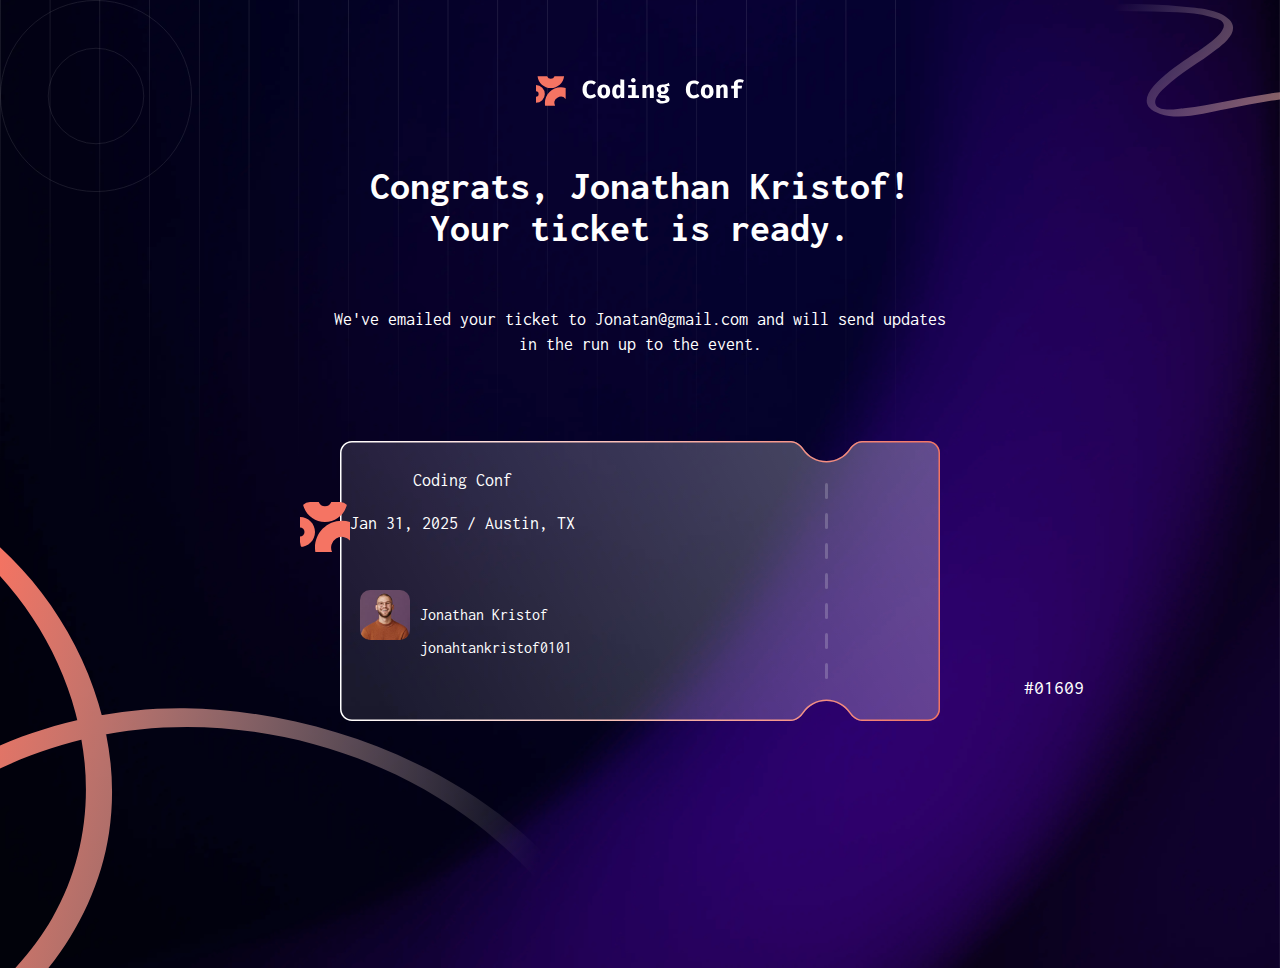
<file: main.html>
<!DOCTYPE html>
<html lang="en">
<head>
    <meta charset="UTF-8">
    <meta name="viewport" content="width=device-width, initial-scale=1.0">
    <title>Document</title>
    <link rel="stylesheet" href="main.css">
</head>
<body>
    <figure class="logo-two">
      <img src="assets\images\logo-full.svg" alt="design two full logo">
    </figure>

    <article class="confirmation">
      <p>Congrats, Jonathan Kristof<!-- Full Name -->! </p>
      <p>Your ticket is ready.</p>
    </article>

    <article>
      <p>
        We've emailed your ticket to Jonatan@gmail.com<!-- Email Address --> and will send updates in the run up to the event.
      </p>
    </article>

    <section class="ticket-confirmation">

      <article class="ticket-no">
        <p>#01609</p>
      </article>
        <figure class="ticket-confirm">
          <img src="assets\images\pattern-ticket.svg" alt="ticket design">
        </figure>

        <article class="ticket-info">
          <img src="assets\images\logo-mark.svg" alt="incomplete logo">
          <aside id="ticket-number">
            <p> Coding Conf</p>
            <p>Jan 31, 2025 / Austin, TX</p>
          </aside>
        </article>
    
          <div class="name-email">
            <img src="assets\images\image-avatar.jpg" alt="image avatar">
            <aside>
              <p>Jonathan Kristof</p>
              <p>jonahtankristof0101</p>
           </aside>
          </div>
        
    
      </section>
</body>
</html>
</file>
<file: main.css>
@import url('https://fonts.googleapis.com/css2?family=Inconsolata:wght@200..900&display=swap');

*{
  font-family: "Inconsolata", serif;
  font-optical-sizing: auto;
  font-style: normal;
}

body {
    display: flex;
    align-items: center;
    flex-direction: column;
    height: 100vh;
    background-repeat: no-repeat, no-repeat;
    background-position: top left, 
    top left, 
    bottom left, 
    top right,
    right,
    bottom right;
    background-image: 
    url("assets/images/pattern-circle.svg"),
    url("assets/images/pattern-lines.svg"),
    url("assets/images/pattern-squiggly-line-bottom.svg"), 
    url("assets/images/pattern-squiggly-line-top.svg"),
    url("assets/images/background-desktop.png"),
    url("assets/images/pattern-circle.svg");
    background-size: 15%, 70%, 630px, 250px, cover, 15%;
    color: white;
    margin-top: 60px;
}

.confirmation p:first-of-type{
    font-size: 40px;
    margin-bottom: 0;
    font-weight: 700;
    text-align: center;
}
.confirmation p:last-child{
    font-size: 40px;
    margin-top: 0;
    text-align: center;
    font-weight: 700;
}
body article:nth-child(3){
    font-size: 18px;
    margin: 0 auto;
    text-align: center;
    max-width: 50%;
    line-height: 25px;
    margin-bottom: 50px;
}

.ticket-no{
    position: absolute;
    left: 80%;
    top: 73%;
    font-size: 20px;
}

.ticket-confirm{
    position: relative;
}

.ticket-info{
    display: flex;
    align-items: center;
    top: 450px;
    position: absolute;
    margin-right: 10px;
}

.ticket-number p:nth-child(1){
    font-size: 25px;
}

.ticket-info img{
    border-radius: 10px;
    height: 50px;
    margin-top: 50px;
}

.name-email{
    margin-top: 50px;
}

.name-email,
.ticket-info{
    margin-left: 50px;
}

div{
    display: flex;
    margin-top: 0;
    position: absolute;
    top: 540px;
}

div img{
    margin-right: 10px;
    border-radius: 10px;
    height: 50px;
    margin-left: 10px;
}
</file>
